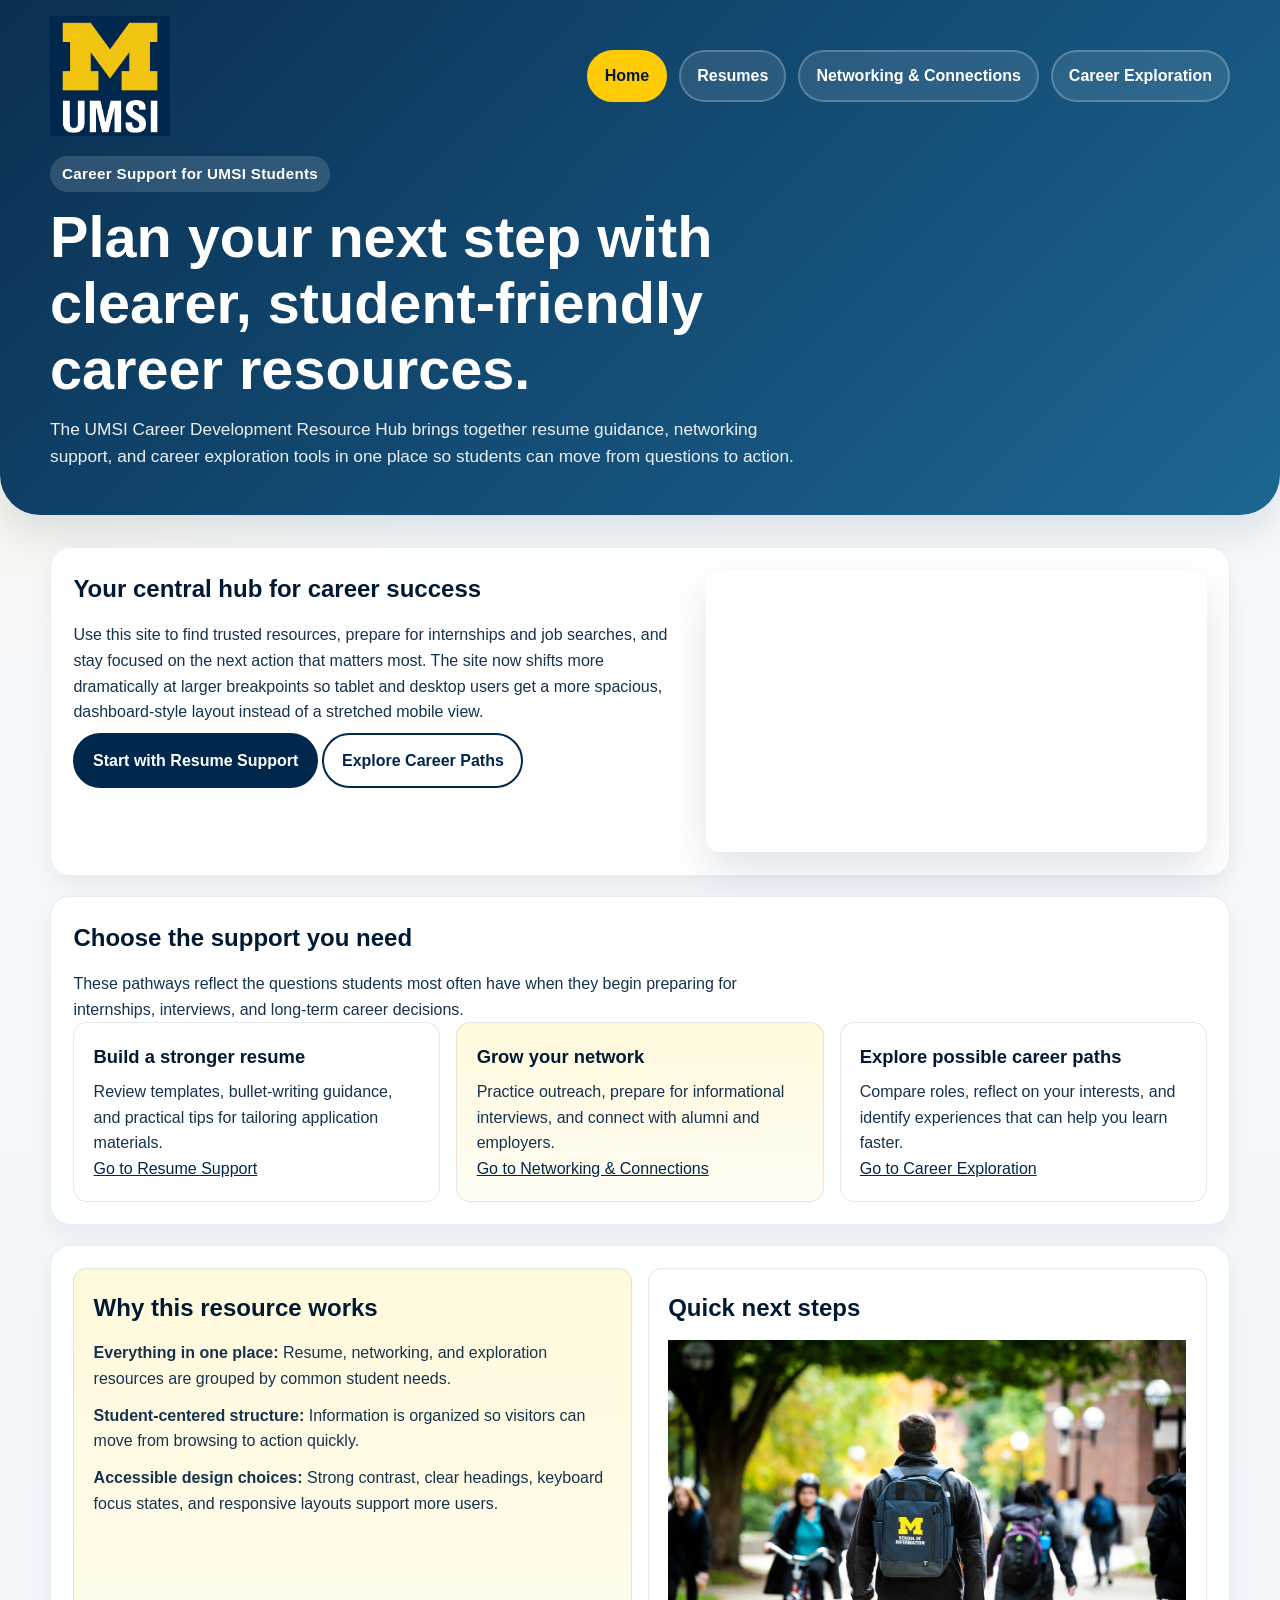
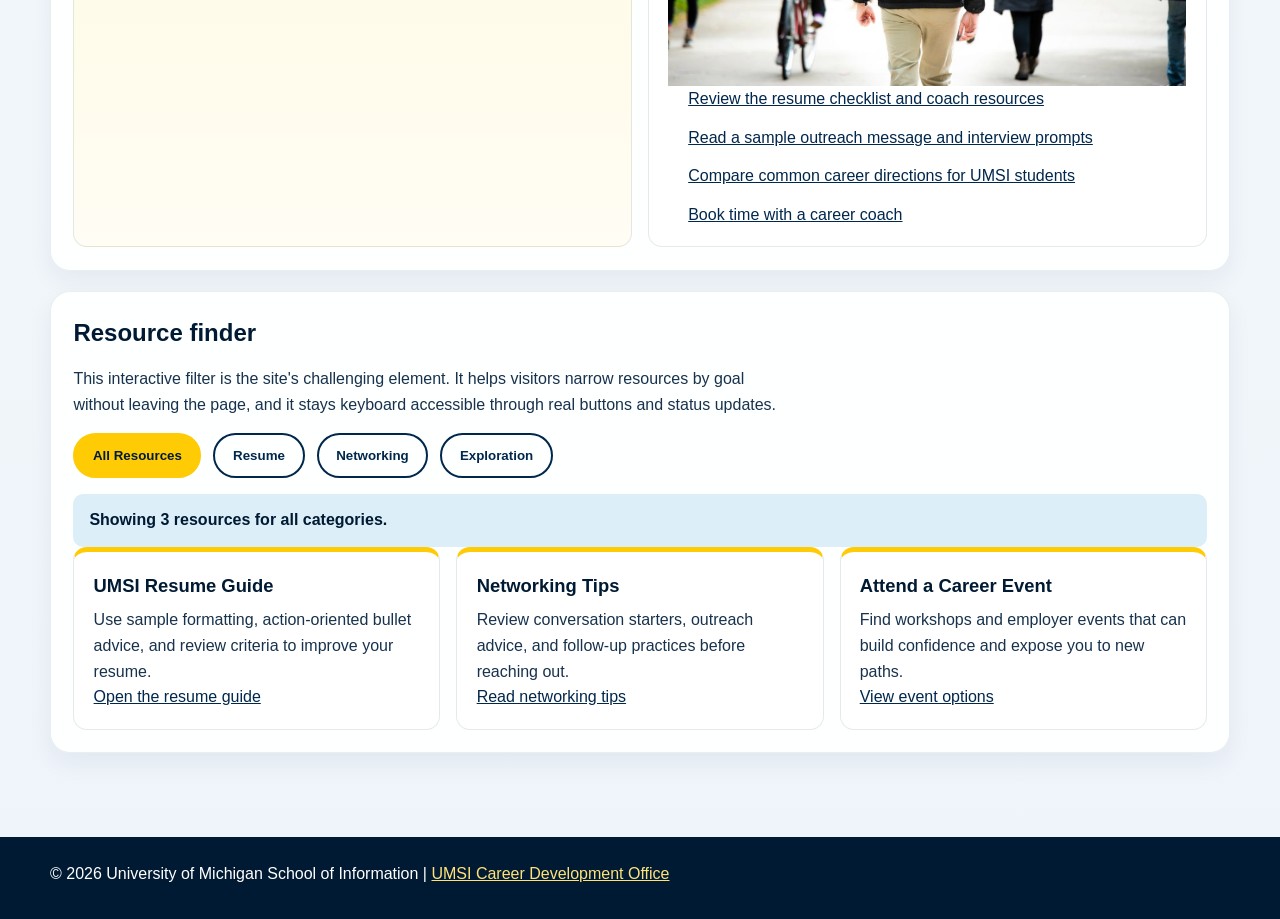
<file: index.html>
<!DOCTYPE html>
<html lang="en">
<head>
<meta charset="UTF-8">
<meta name="viewport" content="width=device-width, initial-scale=1.0">
<title>UMSI Career Development Resource Hub</title>

<link rel="stylesheet" href="css/html5reset.css">
<link rel="stylesheet" href="css/style.css">
</head>

<body>

<a href="#main" class="skip">Skip to Main Content</a>

<div class="site-header">
<header>
<div class="header-top">
<img class="brand-mark" src="images/UMSI_signature_vertical_informal_solidblue.jpg" alt="University of Michigan School of Information logo">

<nav aria-label="Main navigation">
<ul>
<li><a href="index.html" aria-current="page">Home</a></li>
<li><a href="resume.html">Resumes</a></li>
<li><a href="networking.html">Networking &amp; Connections</a></li>
<li><a href="career_exploration.html">Career Exploration</a></li>
</ul>
</nav>
</div>

<section class="hero">
<div class="eyebrow">Career Support for UMSI Students</div>
<div class="hero-copy">
<h1>Plan your next step with clearer, student-friendly career resources.</h1>
<p>
The UMSI Career Development Resource Hub brings together resume guidance, networking support,
and career exploration tools in one place so students can move from questions to action.
</p>
</div>
</section>
</header>
</div>

<main id="main" tabindex="-1">

<section class="hero-panel">
<div class="section-heading">
<h2>Your central hub for career success</h2>
<p class="page-lead">
Use this site to find trusted resources, prepare for internships and job searches, and stay focused
on the next action that matters most. The site now shifts more dramatically at larger breakpoints so
tablet and desktop users get a more spacious, dashboard-style layout instead of a stretched mobile view.
</p>
<a class="button-link" href="resume.html">Start with Resume Support</a>
<a class="button-link secondary" href="career_exploration.html">Explore Career Paths</a>
</div>

<div class="video-container">
<iframe
src="https://www.youtube.com/embed/GSjGeDYJ5Nk"
title="UMSI career development introduction video"
allow="accelerometer; autoplay; clipboard-write; encrypted-media; gyroscope; picture-in-picture; web-share"
referrerpolicy="strict-origin-when-cross-origin"
allowfullscreen>
</iframe>
</div>
</section>

<section>
<div class="section-heading">
<h2>Choose the support you need</h2>
<p>
These pathways reflect the questions students most often have when they begin preparing for
internships, interviews, and long-term career decisions.
</p>
</div>

<div class="quick-links">
<article class="feature-card">
<h3>Build a stronger resume</h3>
<p>Review templates, bullet-writing guidance, and practical tips for tailoring application materials.</p>
<a href="resume.html">Go to Resume Support</a>
</article>

<article class="feature-card accent">
<h3>Grow your network</h3>
<p>Practice outreach, prepare for informational interviews, and connect with alumni and employers.</p>
<a href="networking.html">Go to Networking &amp; Connections</a>
</article>

<article class="feature-card">
<h3>Explore possible career paths</h3>
<p>Compare roles, reflect on your interests, and identify experiences that can help you learn faster.</p>
<a href="career_exploration.html">Go to Career Exploration</a>
</article>
</div>
</section>

<section class="two-column-grid">
<article class="callout-card">
<h2>Why this resource works</h2>
<ul class="list-plain">
<li><strong>Everything in one place:</strong> Resume, networking, and exploration resources are grouped by common student needs.</li>
<li><strong>Student-centered structure:</strong> Information is organized so visitors can move from browsing to action quickly.</li>
<li><strong>Accessible design choices:</strong> Strong contrast, clear headings, keyboard focus states, and responsive layouts support more users.</li>
</ul>
</article>

<article class="feature-card">
<h2>Quick next steps</h2>
<img src="images/UMSI_CampusFall_UMSIBackpack_02.jpg" alt="UMSI student walking across campus with a backpack">
<ul class="link-list">
<li><a href="resume.html">Review the resume checklist and coach resources</a></li>
<li><a href="networking.html">Read a sample outreach message and interview prompts</a></li>
<li><a href="career_exploration.html">Compare common career directions for UMSI students</a></li>
<li><a href="https://umich.instructure.com/courses/137916/pages/talk-to-a-career-coach" target="_blank" rel="noopener">Book time with a career coach</a></li>
</ul>
</article>
</section>

<section>
<div class="section-heading">
<h2>Resource finder</h2>
<p>
This interactive filter is the site's challenging element. It helps visitors narrow resources by goal
without leaving the page, and it stays keyboard accessible through real buttons and status updates.
</p>
</div>

<div class="filter-bar" aria-label="Filter resources by topic">
<button class="filter-button" type="button" data-filter="all" aria-pressed="true">All Resources</button>
<button class="filter-button secondary" type="button" data-filter="resume" aria-pressed="false">Resume</button>
<button class="filter-button secondary" type="button" data-filter="networking" aria-pressed="false">Networking</button>
<button class="filter-button secondary" type="button" data-filter="exploration" aria-pressed="false">Exploration</button>
</div>

<p class="resource-status" data-filter-status aria-live="polite">Showing all resources.</p>

<div class="resource-grid">
<article class="resource-card" data-category="resume">
<h3>UMSI Resume Guide</h3>
<p>Use sample formatting, action-oriented bullet advice, and review criteria to improve your resume.</p>
<a href="https://docs.google.com/document/d/1_1GfDJyVGIgE82MZjVhuWT_aB_2Hcj1NN62FUCXoR_o/edit" target="_blank" rel="noopener">Open the resume guide</a>
</article>

<article class="resource-card" data-category="networking">
<h3>Networking Tips</h3>
<p>Review conversation starters, outreach advice, and follow-up practices before reaching out.</p>
<a href="https://docs.google.com/document/d/18HMt79BU8ovGf9z7_P7No5tuwUS6qHNW5u0sgrepLtE/edit" target="_blank" rel="noopener">Read networking tips</a>
</article>

<article class="resource-card" data-category="exploration">
<h3>Attend a Career Event</h3>
<p>Find workshops and employer events that can build confidence and expose you to new paths.</p>
<a href="https://umich.instructure.com/courses/137916/pages/attend-an-event" target="_blank" rel="noopener">View event options</a>
</article>
</div>
</section>

</main>

<footer class="site-footer">
<div class="footer-inner">
<p>
&copy; <span class="current-year"></span> University of Michigan School of Information |
<a href="https://umich.instructure.com/courses/137916" target="_blank" rel="noopener">
UMSI Career Development Office
</a>
</p>
</div>
</footer>

<script src="js/script.js"></script>
</body>
</html>
</file>
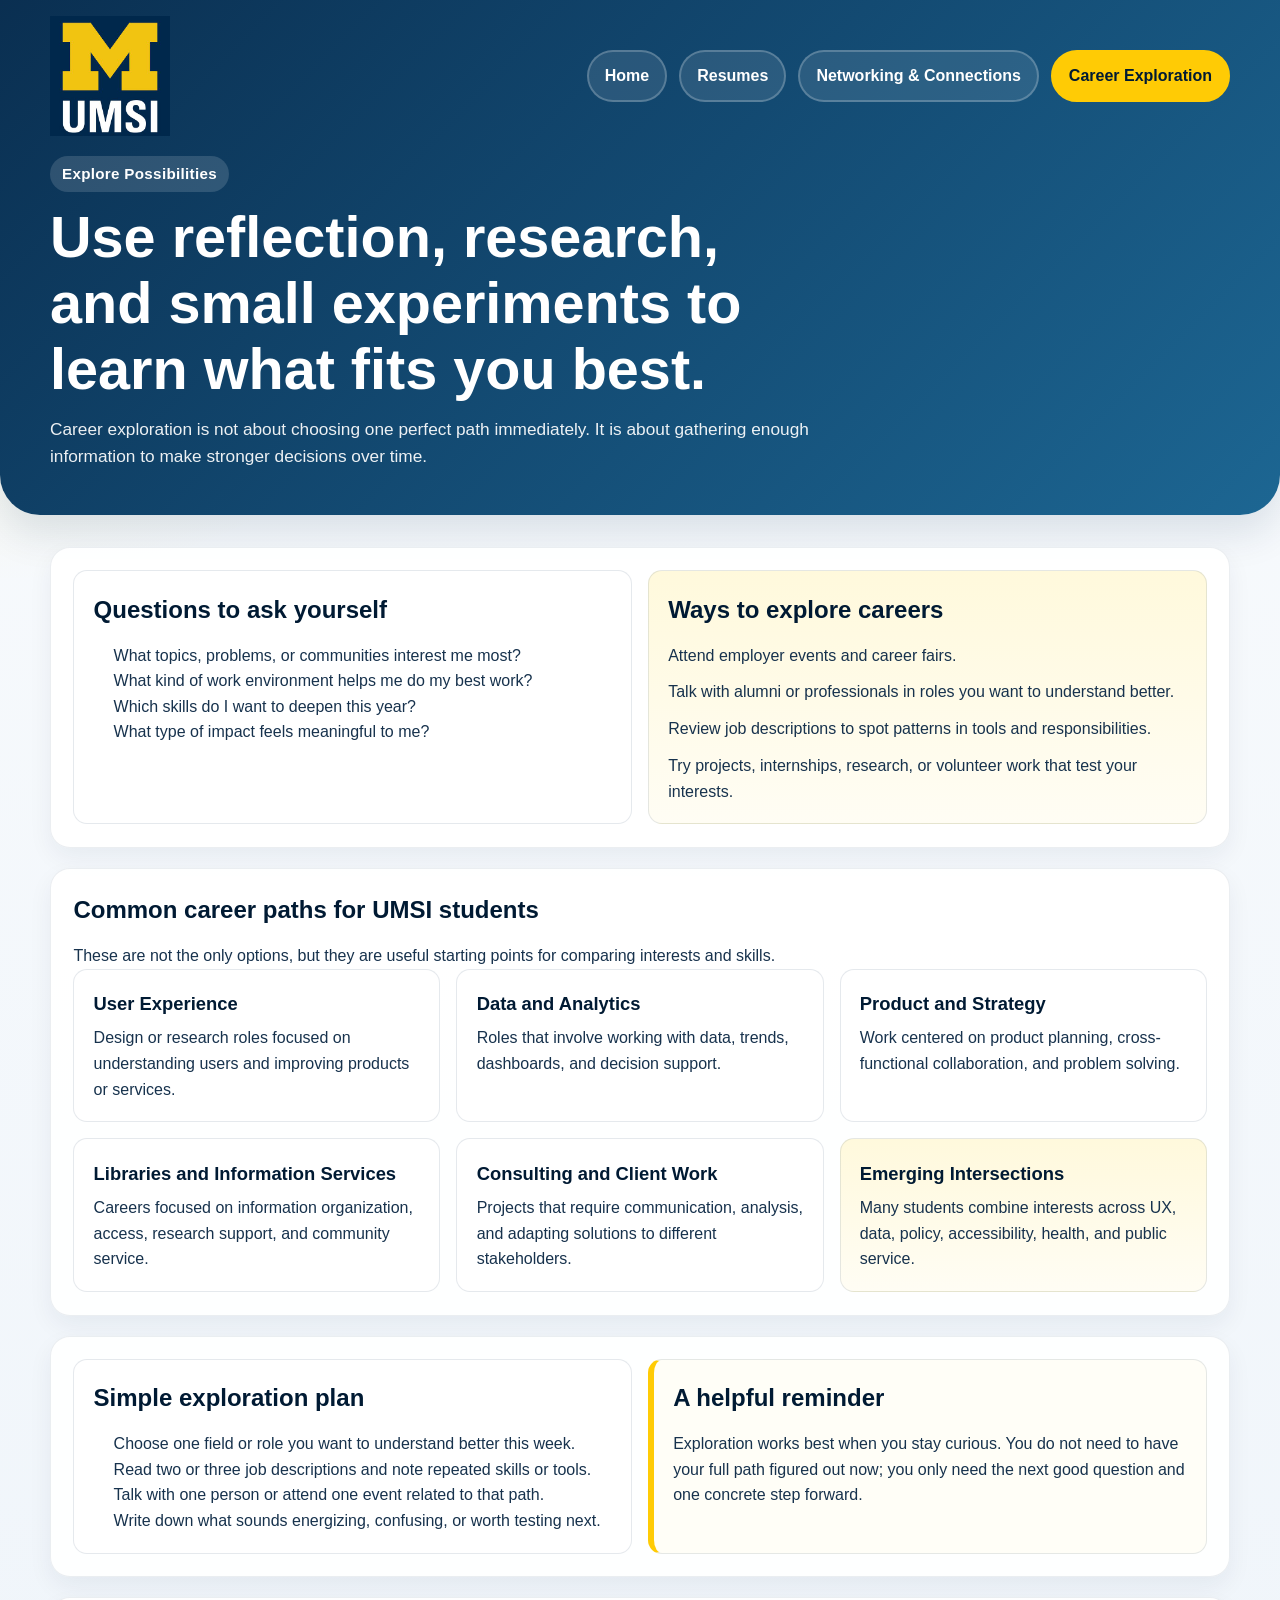
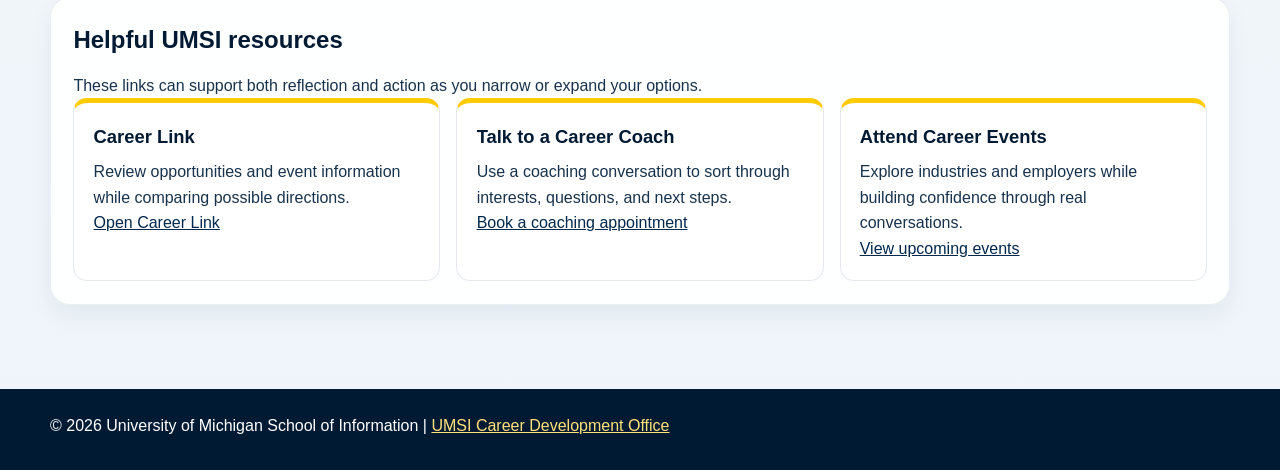
<file: career_exploration.html>
<!DOCTYPE html>
<html lang="en">
<head>
<meta charset="UTF-8">
<meta name="viewport" content="width=device-width, initial-scale=1.0">
<title>Career Exploration</title>

<link rel="stylesheet" href="css/html5reset.css">
<link rel="stylesheet" href="css/style.css">
</head>

<body>

<a href="#main" class="skip">Skip to Main Content</a>

<div class="site-header">
<header>
<div class="header-top">
<img class="brand-mark" src="images/UMSI_signature_vertical_informal_solidblue.jpg" alt="University of Michigan School of Information logo">

<nav aria-label="Main navigation">
<ul>
<li><a href="index.html">Home</a></li>
<li><a href="resume.html">Resumes</a></li>
<li><a href="networking.html">Networking &amp; Connections</a></li>
<li><a href="career_exploration.html" aria-current="page">Career Exploration</a></li>
</ul>
</nav>
</div>

<section class="hero">
<div class="eyebrow">Explore Possibilities</div>
<div class="hero-copy">
<h1>Use reflection, research, and small experiments to learn what fits you best.</h1>
<p>
Career exploration is not about choosing one perfect path immediately. It is about gathering enough
information to make stronger decisions over time.
</p>
</div>
</section>
</header>
</div>

<main id="main" tabindex="-1">

<section class="two-column-grid">
<article class="feature-card">
<h2>Questions to ask yourself</h2>
<ul>
<li>What topics, problems, or communities interest me most?</li>
<li>What kind of work environment helps me do my best work?</li>
<li>Which skills do I want to deepen this year?</li>
<li>What type of impact feels meaningful to me?</li>
</ul>
</article>

<article class="callout-card">
<h2>Ways to explore careers</h2>
<ul class="list-plain">
<li>Attend employer events and career fairs.</li>
<li>Talk with alumni or professionals in roles you want to understand better.</li>
<li>Review job descriptions to spot patterns in tools and responsibilities.</li>
<li>Try projects, internships, research, or volunteer work that test your interests.</li>
</ul>
</article>
</section>

<section>
<div class="section-heading">
<h2>Common career paths for UMSI students</h2>
<p>These are not the only options, but they are useful starting points for comparing interests and skills.</p>
</div>

<div class="card-grid">
<article class="feature-card">
<h3>User Experience</h3>
<p>Design or research roles focused on understanding users and improving products or services.</p>
</article>

<article class="feature-card">
<h3>Data and Analytics</h3>
<p>Roles that involve working with data, trends, dashboards, and decision support.</p>
</article>

<article class="feature-card">
<h3>Product and Strategy</h3>
<p>Work centered on product planning, cross-functional collaboration, and problem solving.</p>
</article>

<article class="feature-card">
<h3>Libraries and Information Services</h3>
<p>Careers focused on information organization, access, research support, and community service.</p>
</article>

<article class="feature-card">
<h3>Consulting and Client Work</h3>
<p>Projects that require communication, analysis, and adapting solutions to different stakeholders.</p>
</article>

<article class="feature-card accent">
<h3>Emerging Intersections</h3>
<p>Many students combine interests across UX, data, policy, accessibility, health, and public service.</p>
</article>
</div>
</section>

<section class="two-column-grid">
<article class="timeline-card">
<h2>Simple exploration plan</h2>
<ol>
<li>Choose one field or role you want to understand better this week.</li>
<li>Read two or three job descriptions and note repeated skills or tools.</li>
<li>Talk with one person or attend one event related to that path.</li>
<li>Write down what sounds energizing, confusing, or worth testing next.</li>
</ol>
</article>

<article class="quote-card">
<h2>A helpful reminder</h2>
<p>
Exploration works best when you stay curious. You do not need to have your full path figured out now;
you only need the next good question and one concrete step forward.
</p>
</article>
</section>

<section>
<div class="section-heading">
<h2>Helpful UMSI resources</h2>
<p>These links can support both reflection and action as you narrow or expand your options.</p>
</div>

<div class="resource-grid">
<article class="resource-card">
<h3>Career Link</h3>
<p>Review opportunities and event information while comparing possible directions.</p>
<a href="https://si-umich.12twenty.com/Login" target="_blank" rel="noopener">Open Career Link</a>
</article>

<article class="resource-card">
<h3>Talk to a Career Coach</h3>
<p>Use a coaching conversation to sort through interests, questions, and next steps.</p>
<a href="https://umich.instructure.com/courses/137916/pages/talk-to-a-career-coach" target="_blank" rel="noopener">Book a coaching appointment</a>
</article>

<article class="resource-card">
<h3>Attend Career Events</h3>
<p>Explore industries and employers while building confidence through real conversations.</p>
<a href="https://umich.instructure.com/courses/137916/pages/attend-an-event" target="_blank" rel="noopener">View upcoming events</a>
</article>
</div>
</section>

</main>

<footer class="site-footer">
<div class="footer-inner">
<p>
&copy; <span class="current-year"></span> University of Michigan School of Information |
<a href="https://umich.instructure.com/courses/137916" target="_blank" rel="noopener">
UMSI Career Development Office
</a>
</p>
</div>
</footer>

<script src="js/script.js"></script>
</body>
</html>
</file>
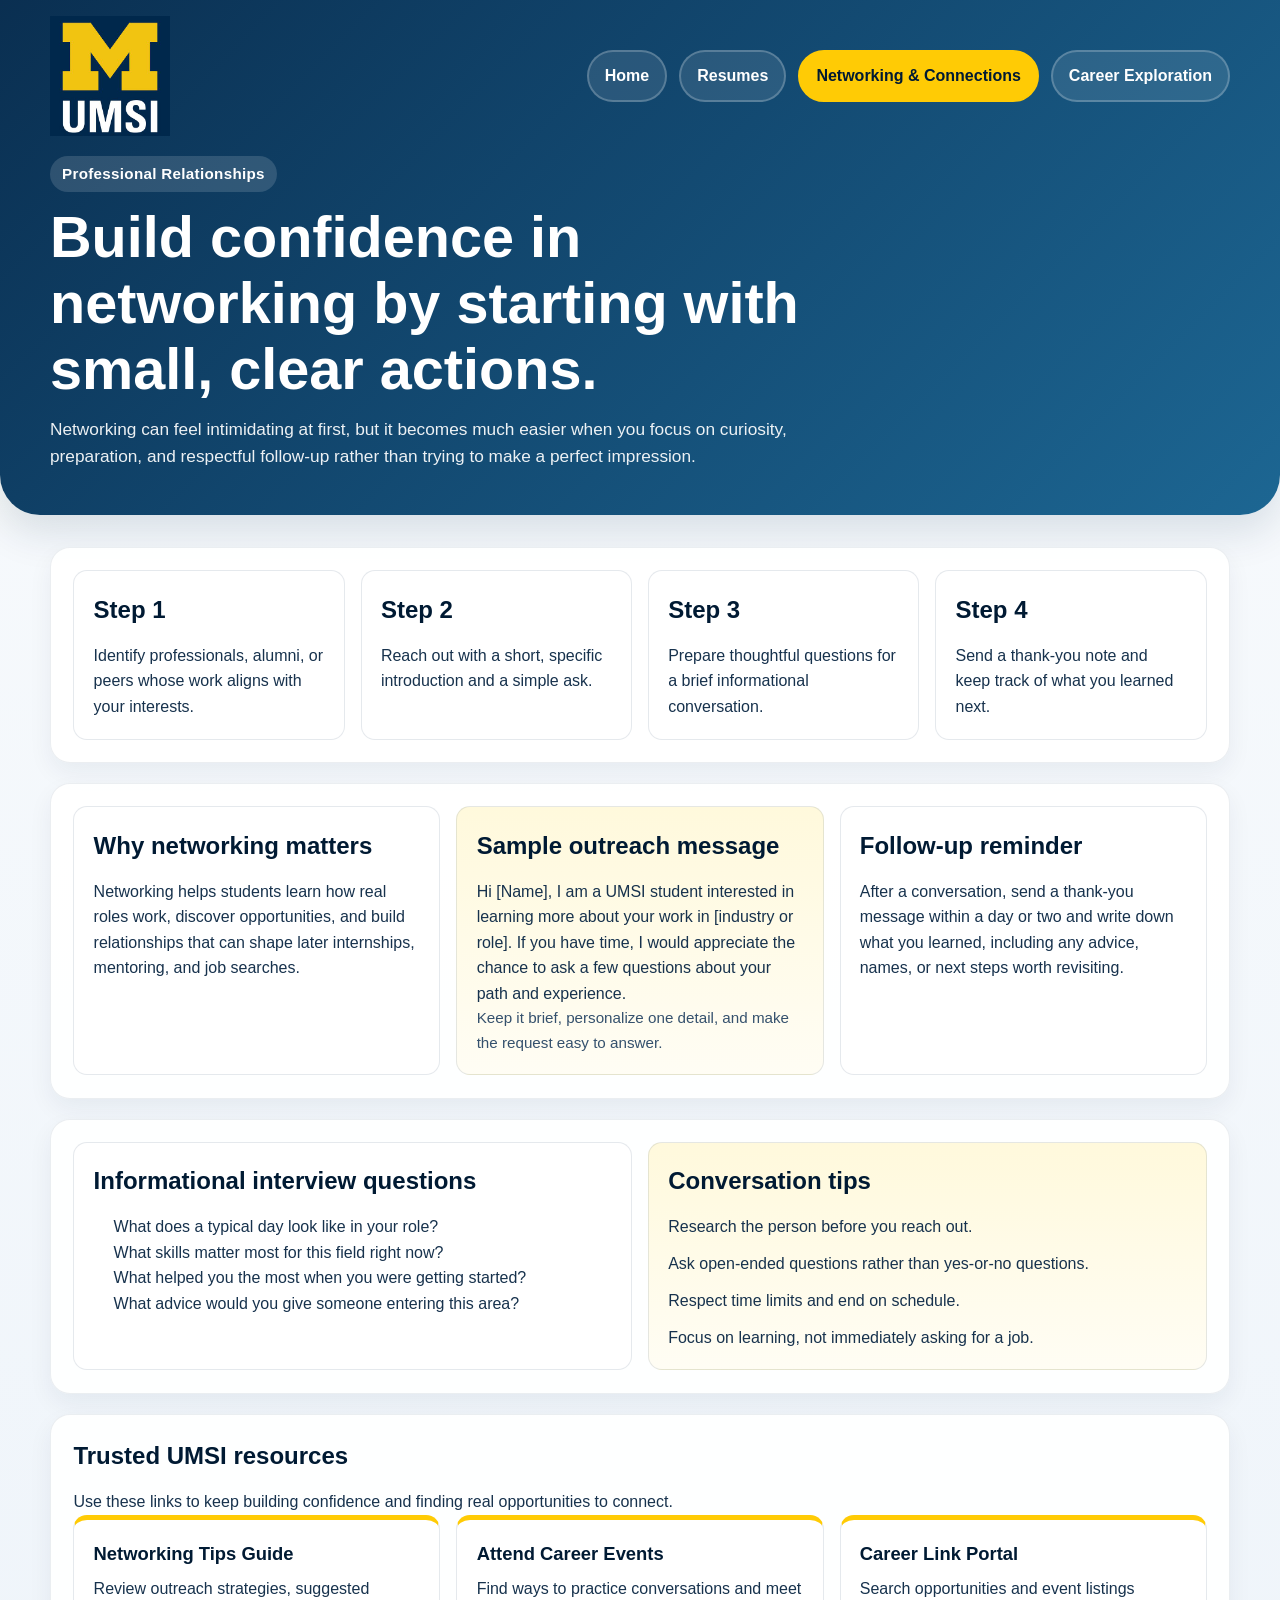
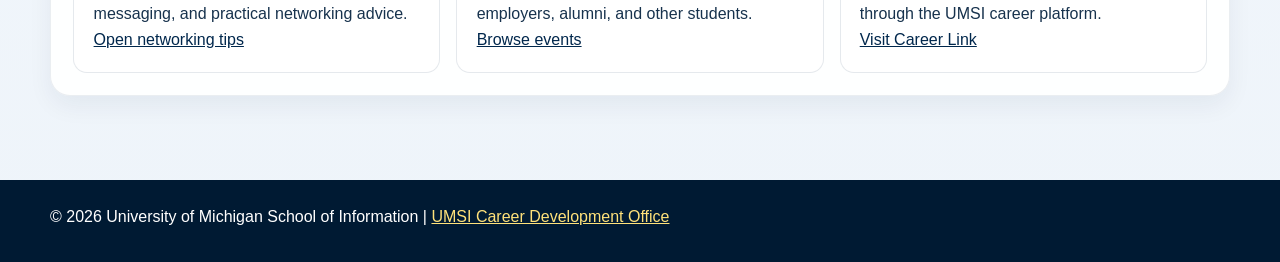
<file: networking.html>
<!DOCTYPE html>
<html lang="en">
<head>
<meta charset="UTF-8">
<meta name="viewport" content="width=device-width, initial-scale=1.0">
<title>Networking &amp; Connections</title>

<link rel="stylesheet" href="css/html5reset.css">
<link rel="stylesheet" href="css/style.css">
</head>

<body>

<a href="#main" class="skip">Skip to Main Content</a>

<div class="site-header">
<header>
<div class="header-top">
<img class="brand-mark" src="images/UMSI_signature_vertical_informal_solidblue.jpg" alt="University of Michigan School of Information logo">

<nav aria-label="Main navigation">
<ul>
<li><a href="index.html">Home</a></li>
<li><a href="resume.html">Resumes</a></li>
<li><a href="networking.html" aria-current="page">Networking &amp; Connections</a></li>
<li><a href="career_exploration.html">Career Exploration</a></li>
</ul>
</nav>
</div>

<section class="hero">
<div class="eyebrow">Professional Relationships</div>
<div class="hero-copy">
<h1>Build confidence in networking by starting with small, clear actions.</h1>
<p>
Networking can feel intimidating at first, but it becomes much easier when you focus on curiosity,
preparation, and respectful follow-up rather than trying to make a perfect impression.
</p>
</div>
</section>
</header>
</div>

<main id="main" tabindex="-1">

<section class="stats-grid">
<article class="stat-card">
<h2>Step 1</h2>
<p>Identify professionals, alumni, or peers whose work aligns with your interests.</p>
</article>

<article class="stat-card">
<h2>Step 2</h2>
<p>Reach out with a short, specific introduction and a simple ask.</p>
</article>

<article class="stat-card">
<h2>Step 3</h2>
<p>Prepare thoughtful questions for a brief informational conversation.</p>
</article>

<article class="stat-card">
<h2>Step 4</h2>
<p>Send a thank-you note and keep track of what you learned next.</p>
</article>
</section>

<section class="card-grid">
<article class="feature-card">
<h2>Why networking matters</h2>
<p>
Networking helps students learn how real roles work, discover opportunities, and build relationships
that can shape later internships, mentoring, and job searches.
</p>
</article>

<article class="feature-card accent">
<h2>Sample outreach message</h2>
<p>
Hi [Name], I am a UMSI student interested in learning more about your work in [industry or role].
If you have time, I would appreciate the chance to ask a few questions about your path and experience.
</p>
<p class="inline-note">Keep it brief, personalize one detail, and make the request easy to answer.</p>
</article>

<article class="feature-card">
<h2>Follow-up reminder</h2>
<p>
After a conversation, send a thank-you message within a day or two and write down what you learned,
including any advice, names, or next steps worth revisiting.
</p>
</article>
</section>

<section class="two-column-grid">
<article class="timeline-card">
<h2>Informational interview questions</h2>
<ul>
<li>What does a typical day look like in your role?</li>
<li>What skills matter most for this field right now?</li>
<li>What helped you the most when you were getting started?</li>
<li>What advice would you give someone entering this area?</li>
</ul>
</article>

<article class="callout-card">
<h2>Conversation tips</h2>
<ul class="list-plain">
<li>Research the person before you reach out.</li>
<li>Ask open-ended questions rather than yes-or-no questions.</li>
<li>Respect time limits and end on schedule.</li>
<li>Focus on learning, not immediately asking for a job.</li>
</ul>
</article>
</section>

<section>
<div class="section-heading">
<h2>Trusted UMSI resources</h2>
<p>Use these links to keep building confidence and finding real opportunities to connect.</p>
</div>

<div class="resource-grid">
<article class="resource-card">
<h3>Networking Tips Guide</h3>
<p>Review outreach strategies, suggested messaging, and practical networking advice.</p>
<a href="https://docs.google.com/document/d/18HMt79BU8ovGf9z7_P7No5tuwUS6qHNW5u0sgrepLtE/edit" target="_blank" rel="noopener">Open networking tips</a>
</article>

<article class="resource-card">
<h3>Attend Career Events</h3>
<p>Find ways to practice conversations and meet employers, alumni, and other students.</p>
<a href="https://umich.instructure.com/courses/137916/pages/attend-an-event" target="_blank" rel="noopener">Browse events</a>
</article>

<article class="resource-card">
<h3>Career Link Portal</h3>
<p>Search opportunities and event listings through the UMSI career platform.</p>
<a href="https://si-umich.12twenty.com/Login" target="_blank" rel="noopener">Visit Career Link</a>
</article>
</div>
</section>

</main>

<footer class="site-footer">
<div class="footer-inner">
<p>
&copy; <span class="current-year"></span> University of Michigan School of Information |
<a href="https://umich.instructure.com/courses/137916" target="_blank" rel="noopener">
UMSI Career Development Office
</a>
</p>
</div>
</footer>

<script src="js/script.js"></script>
</body>
</html>
</file>
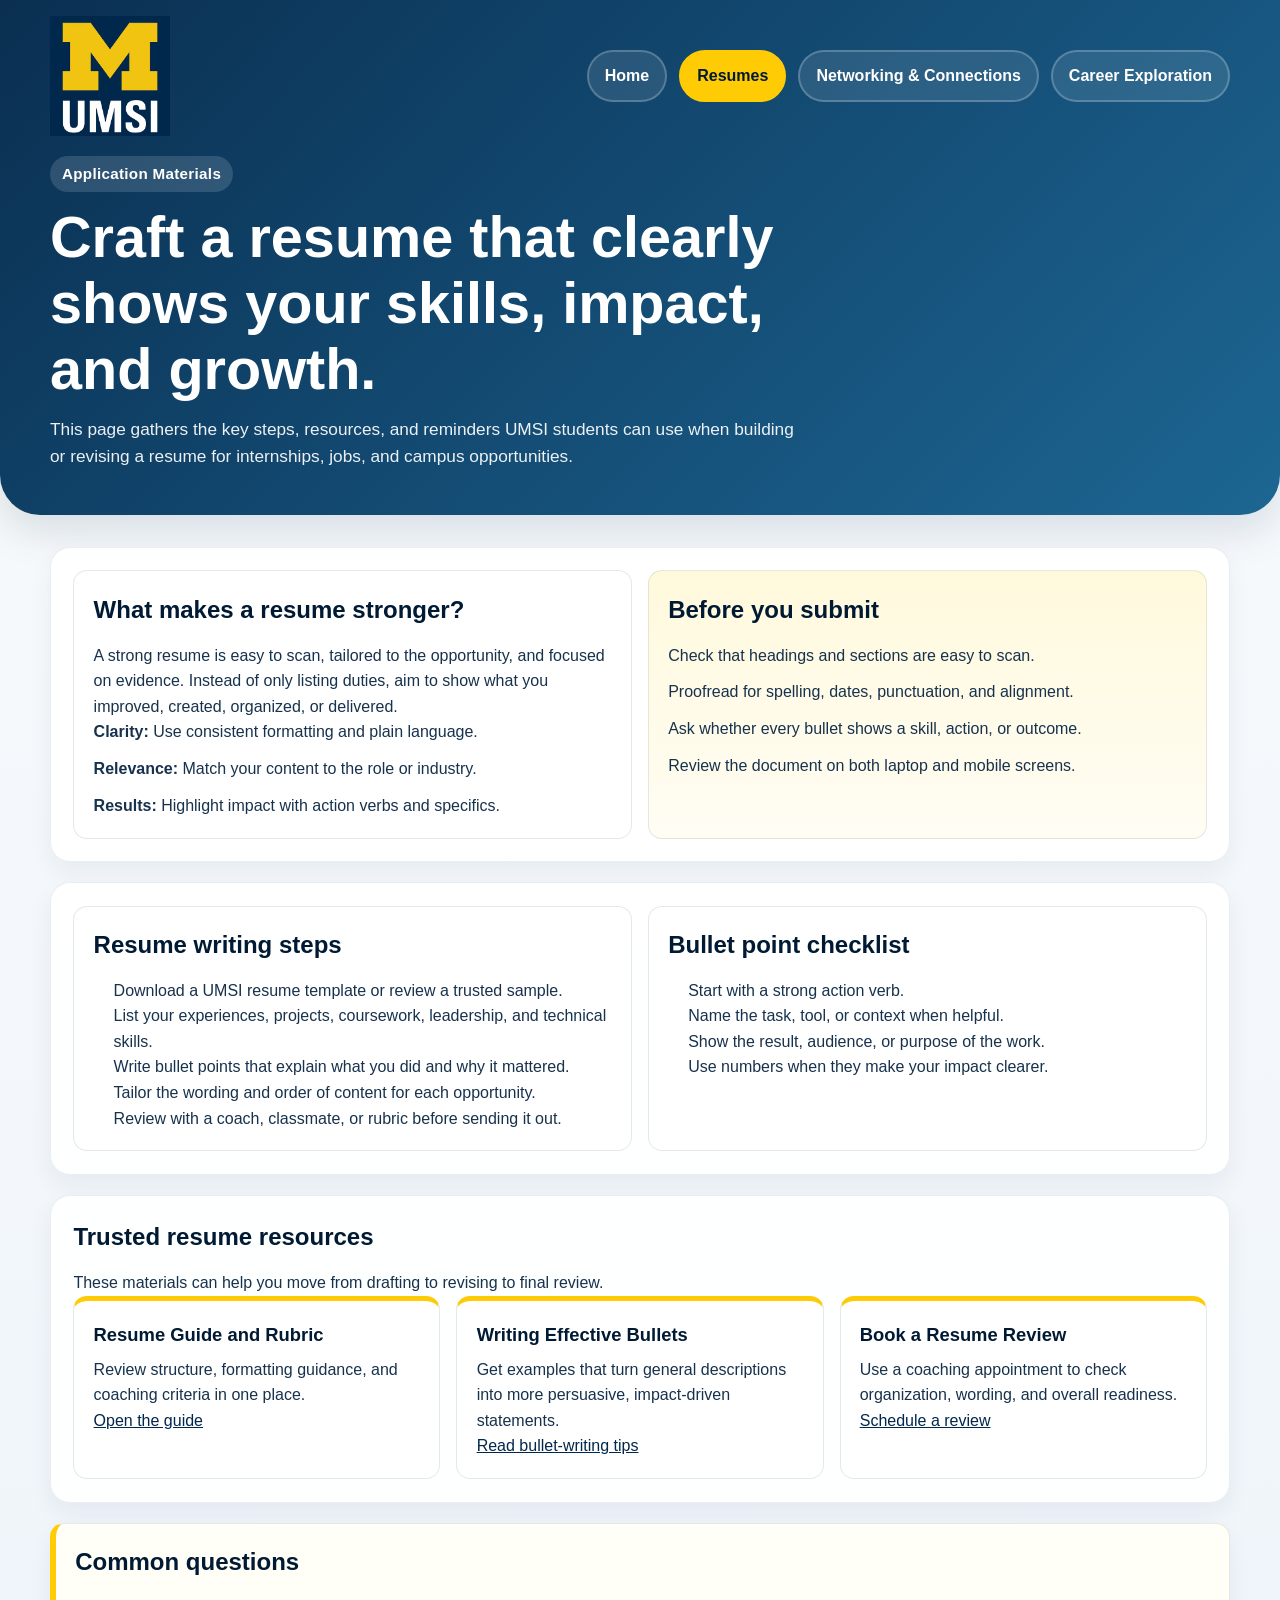
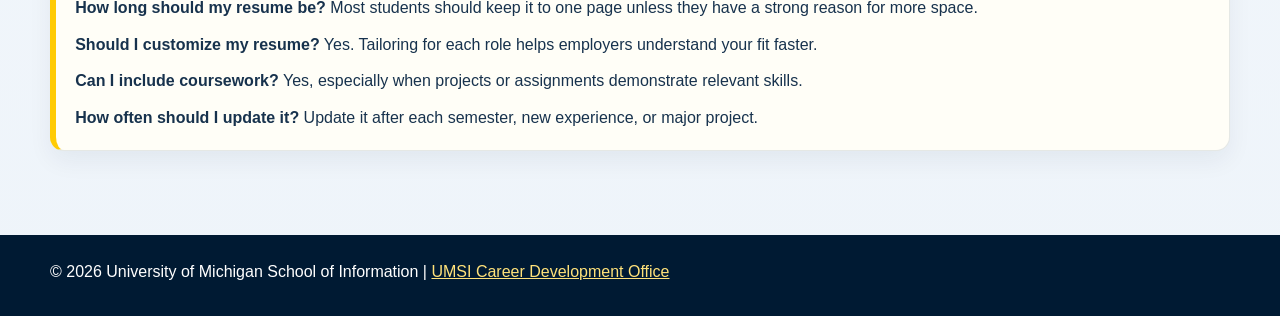
<file: resume.html>
<!DOCTYPE html>
<html lang="en">
<head>
<meta charset="UTF-8">
<meta name="viewport" content="width=device-width, initial-scale=1.0">
<title>Resume Support</title>

<link rel="stylesheet" href="css/html5reset.css">
<link rel="stylesheet" href="css/style.css">
</head>

<body>

<a href="#main" class="skip">Skip to Main Content</a>

<div class="site-header">
<header>
<div class="header-top">
<img class="brand-mark" src="images/UMSI_signature_vertical_informal_solidblue.jpg" alt="University of Michigan School of Information logo">

<nav aria-label="Main navigation">
<ul>
<li><a href="index.html">Home</a></li>
<li><a href="resume.html" aria-current="page">Resumes</a></li>
<li><a href="networking.html">Networking &amp; Connections</a></li>
<li><a href="career_exploration.html">Career Exploration</a></li>
</ul>
</nav>
</div>

<section class="hero">
<div class="eyebrow">Application Materials</div>
<div class="hero-copy">
<h1>Craft a resume that clearly shows your skills, impact, and growth.</h1>
<p>
This page gathers the key steps, resources, and reminders UMSI students can use when building
or revising a resume for internships, jobs, and campus opportunities.
</p>
</div>
</section>
</header>
</div>

<main id="main" tabindex="-1">

<section class="two-column-grid">
<article class="feature-card">
<h2>What makes a resume stronger?</h2>
<p>
A strong resume is easy to scan, tailored to the opportunity, and focused on evidence. Instead of
only listing duties, aim to show what you improved, created, organized, or delivered.
</p>
<ul class="list-plain">
<li><strong>Clarity:</strong> Use consistent formatting and plain language.</li>
<li><strong>Relevance:</strong> Match your content to the role or industry.</li>
<li><strong>Results:</strong> Highlight impact with action verbs and specifics.</li>
</ul>
</article>

<article class="callout-card">
<h2>Before you submit</h2>
<ul class="list-plain">
<li>Check that headings and sections are easy to scan.</li>
<li>Proofread for spelling, dates, punctuation, and alignment.</li>
<li>Ask whether every bullet shows a skill, action, or outcome.</li>
<li>Review the document on both laptop and mobile screens.</li>
</ul>
</article>
</section>

<section class="resume-grid">
<article class="timeline-card">
<h2>Resume writing steps</h2>
<ol>
<li>Download a UMSI resume template or review a trusted sample.</li>
<li>List your experiences, projects, coursework, leadership, and technical skills.</li>
<li>Write bullet points that explain what you did and why it mattered.</li>
<li>Tailor the wording and order of content for each opportunity.</li>
<li>Review with a coach, classmate, or rubric before sending it out.</li>
</ol>
</article>

<article class="timeline-card">
<h2>Bullet point checklist</h2>
<ul>
<li>Start with a strong action verb.</li>
<li>Name the task, tool, or context when helpful.</li>
<li>Show the result, audience, or purpose of the work.</li>
<li>Use numbers when they make your impact clearer.</li>
</ul>
</article>
</section>

<section>
<div class="section-heading">
<h2>Trusted resume resources</h2>
<p>These materials can help you move from drafting to revising to final review.</p>
</div>

<div class="resource-grid">
<article class="resource-card">
<h3>Resume Guide and Rubric</h3>
<p>Review structure, formatting guidance, and coaching criteria in one place.</p>
<a href="https://docs.google.com/document/d/1_1GfDJyVGIgE82MZjVhuWT_aB_2Hcj1NN62FUCXoR_o/edit" target="_blank" rel="noopener">Open the guide</a>
</article>

<article class="resource-card">
<h3>Writing Effective Bullets</h3>
<p>Get examples that turn general descriptions into more persuasive, impact-driven statements.</p>
<a href="https://docs.google.com/document/d/1-EVZYH_Fic4mfLVGOXyHTSeRwBWmmi2WHSgGDLGGPEs/edit" target="_blank" rel="noopener">Read bullet-writing tips</a>
</article>

<article class="resource-card">
<h3>Book a Resume Review</h3>
<p>Use a coaching appointment to check organization, wording, and overall readiness.</p>
<a href="https://umich.instructure.com/courses/137916/pages/talk-to-a-career-coach" target="_blank" rel="noopener">Schedule a review</a>
</article>
</div>
</section>

<section class="quote-card">
<h2>Common questions</h2>
<ul class="list-plain">
<li><strong>How long should my resume be?</strong> Most students should keep it to one page unless they have a strong reason for more space.</li>
<li><strong>Should I customize my resume?</strong> Yes. Tailoring for each role helps employers understand your fit faster.</li>
<li><strong>Can I include coursework?</strong> Yes, especially when projects or assignments demonstrate relevant skills.</li>
<li><strong>How often should I update it?</strong> Update it after each semester, new experience, or major project.</li>
</ul>
</section>

</main>

<footer class="site-footer">
<div class="footer-inner">
<p>
&copy; <span class="current-year"></span> University of Michigan School of Information |
<a href="https://umich.instructure.com/courses/137916" target="_blank" rel="noopener">
UMSI Career Development Office
</a>
</p>
</div>
</footer>

<script src="js/script.js"></script>
</body>
</html>
</file>
<file: css/style.css>
:root {
    --navy: #00274c;
    --navy-deep: #001a33;
    --blue: #0f5d8c;
    --blue-soft: #dceef7;
    --maize: #ffcb05;
    --maize-soft: #ffe27a;
    --surface: #ffffff;
    --surface-muted: #e9eef4;
    --text: #17324d;
    --shadow: 0 18px 40px rgba(0, 39, 76, 0.12);
    --radius-lg: 20px;
    --radius-md: 14px;
    --radius-sm: 10px;
    --content-width: 1180px;
}

html {
    scroll-behavior: smooth;
}

body {
    font-family: Arial, Helvetica, sans-serif;
    line-height: 1.6;
    margin: 0;
    color: var(--text);
    background:
        radial-gradient(circle at top left, rgba(255, 203, 5, 0.2), transparent 24%),
        linear-gradient(180deg, #f9fbfd 0%, #eef4fa 100%);
}

img {
    max-width: 100%;
    height: auto;
    display: block;
}

iframe {
    width: 100%;
    max-width: 100%;
    border: 0;
}

a {
    color: var(--navy);
}

a:hover,
a:focus {
    text-decoration: underline;
}

a:focus,
button:focus,
summary:focus,
input:focus {
    outline: 3px solid var(--maize);
    outline-offset: 3px;
}

.skip {
    position: absolute;
    top: 1rem;
    left: 1rem;
    background: var(--maize);
    color: #000000;
    padding: 0.8rem 1rem;
    z-index: 1000;
    text-decoration: none;
    font-weight: bold;
    border: 2px solid #000000;
    border-radius: var(--radius-sm);
    transform: translateY(-200%);
}

.skip:focus {
    transform: translateY(0);
}

header {
    max-width: var(--content-width);
    margin: 0 auto;
    padding: 1rem 1rem 0;
}

.site-header {
    background: linear-gradient(135deg, rgba(0, 39, 76, 0.96), rgba(15, 93, 140, 0.94));
    color: #ffffff;
    border-radius: 0 0 28px 28px;
    box-shadow: var(--shadow);
}

.header-top {
    display: flex;
    align-items: center;
    justify-content: center;
    gap: 1rem;
    flex-wrap: wrap;
    margin-bottom: 1.25rem;
}

.brand-mark {
    width: 120px;
}

.eyebrow {
    display: inline-block;
    margin: 0 0 0.75rem;
    padding: 0.35rem 0.75rem;
    border-radius: 999px;
    background-color: rgba(255, 255, 255, 0.14);
    color: #ffffff;
    font-size: 0.95rem;
    font-weight: bold;
    letter-spacing: 0.02em;
}

.hero {
    padding: 0 0 2rem;
    background: transparent;
    border: 0;
    box-shadow: none;
    margin-bottom: 0;
}

.hero-copy {
    max-width: 760px;
}

.hero h1 {
    font-size: clamp(2rem, 5vw, 3.6rem);
    line-height: 1.15;
    margin: 0 0 0.85rem;
}

.hero p {
    margin: 0;
    font-size: 1.08rem;
    color: rgba(255, 255, 255, 0.92);
}

nav {
    width: 100%;
}

nav ul {
    list-style: none;
    padding: 0;
    margin: 0;
    display: flex;
    flex-wrap: wrap;
    justify-content: center;
    gap: 0.75rem;
}

nav li {
    margin: 0;
    width: 100%;
}

nav a {
    display: block;
    width: 100%;
    box-sizing: border-box;
    text-decoration: none;
    background-color: rgba(255, 255, 255, 0.1);
    color: #ffffff;
    border: 2px solid rgba(255, 255, 255, 0.22);
    border-radius: 999px;
    padding: 0.7rem 1rem;
    text-align: center;
    font-weight: bold;
}

nav a:hover,
nav a:focus {
    background-color: rgba(255, 203, 5, 0.88);
    border-color: var(--maize);
    color: var(--navy-deep);
    text-decoration: none;
}

nav a[aria-current="page"] {
    background-color: var(--maize);
    border-color: var(--maize);
    color: var(--navy-deep);
}

main {
    max-width: var(--content-width);
    margin: 0 auto;
    padding: 1.5rem 1rem 3rem;
}

section {
    background-color: rgba(255, 255, 255, 0.92);
    border: 1px solid rgba(0, 39, 76, 0.08);
    border-radius: var(--radius-lg);
    padding: 1.4rem;
    margin-bottom: 1.25rem;
    box-shadow: 0 10px 24px rgba(0, 39, 76, 0.06);
}

h2 {
    font-size: 1.5rem;
    margin-top: 0;
    margin-bottom: 0.85rem;
    color: var(--navy-deep);
}

h3 {
    font-size: 1.15rem;
    margin-top: 0;
    margin-bottom: 0.6rem;
    color: var(--navy-deep);
}

p,
li {
    font-size: 1rem;
}

ul,
ol {
    padding-left: 1.25rem;
}

.section-heading {
    max-width: 720px;
}

.section-heading p {
    margin-top: 0;
}

.hero-panel {
    display: grid;
    gap: 1.25rem;
}

.video-container {
    position: relative;
    width: 100%;
    padding-bottom: 56.25%;
    margin: 0;
    overflow: hidden;
    border-radius: var(--radius-md);
    box-shadow: var(--shadow);
}

.video-container iframe {
    position: absolute;
    inset: 0;
    width: 100%;
    height: 100%;
}

.quick-links,
.resource-grid,
.two-column-grid,
.resume-grid,
.card-grid,
.info-grid,
.stats-grid {
    display: grid;
    grid-template-columns: 1fr;
    gap: 1rem;
}

.feature-card,
.resource-card,
.callout-card,
.timeline-card,
.stat-card {
    background-color: var(--surface);
    border: 1px solid rgba(0, 39, 76, 0.1);
    border-radius: var(--radius-md);
    padding: 1.2rem;
}

.feature-card.accent,
.callout-card {
    background: linear-gradient(180deg, #fff9dc 0%, #fffdf4 100%);
}

.resource-card {
    border-top: 5px solid var(--maize);
}

.feature-card h3,
.resource-card h3,
.callout-card h3,
.timeline-card h3,
.stat-card h3 {
    margin-bottom: 0.45rem;
}

.feature-card p,
.resource-card p,
.callout-card p,
.timeline-card p,
.stat-card p {
    margin-top: 0;
}

.list-plain {
    list-style: none;
    padding-left: 0;
    margin: 0;
}

.list-plain li + li {
    margin-top: 0.7rem;
}

.link-list li + li {
    margin-top: 0.8rem;
}

.button-link,
.filter-button {
    display: inline-block;
    margin-top: 0.5rem;
    padding: 0.8rem 1.1rem;
    border-radius: 999px;
    text-decoration: none;
    font-weight: bold;
    background-color: var(--navy);
    color: #ffffff;
    border: 2px solid var(--navy);
    cursor: pointer;
}

.button-link:hover,
.button-link:focus,
.filter-button:hover,
.filter-button:focus {
    background-color: var(--blue);
    border-color: var(--blue);
    text-decoration: none;
}

.button-link.secondary,
.filter-button.secondary {
    background-color: transparent;
    color: var(--navy);
    border: 2px solid var(--navy);
}

.button-link.secondary:hover,
.button-link.secondary:focus,
.filter-button.secondary:hover,
.filter-button.secondary:focus {
    background-color: var(--surface-muted);
    border-color: var(--navy);
}

.filter-bar {
    display: flex;
    flex-wrap: wrap;
    gap: 0.75rem;
    margin-top: 1rem;
}

.filter-button {
    margin-top: 0;
}

.filter-button[aria-pressed="true"] {
    background-color: var(--maize);
    border-color: var(--maize);
    color: var(--navy-deep);
}

.resource-card.is-hidden {
    display: none;
}

.resource-status {
    margin-top: 1rem;
    padding: 0.85rem 1rem;
    border-radius: var(--radius-sm);
    background-color: var(--blue-soft);
    color: var(--navy-deep);
    font-weight: bold;
}

.inline-note {
    font-size: 0.95rem;
    color: #35516d;
}

.page-lead {
    max-width: 760px;
}

.quote-card {
    background-color: #fffef7;
    border: 1px solid rgba(0, 39, 76, 0.1);
    border-left: 6px solid var(--maize);
    border-radius: var(--radius-md);
    padding: 1.2rem;
}

.error-shell {
    min-height: 100vh;
    display: flex;
    flex-direction: column;
}

.error-main {
    flex: 1;
    display: flex;
    align-items: center;
}

.error-layout {
    display: grid;
    gap: 1.25rem;
}

.error-code {
    font-size: clamp(4rem, 12vw, 8rem);
    line-height: 1;
    margin: 0;
    color: var(--navy-deep);
}

.site-footer {
    background-color: var(--navy-deep);
    color: #ffffff;
    padding: 1.5rem 1rem 2rem;
    margin-top: 1rem;
}

.footer-inner {
    max-width: var(--content-width);
    margin: 0 auto;
}

.site-footer a {
    color: var(--maize-soft);
}

@media (min-width: 700px) {
    .header-top {
        justify-content: space-between;
    }

    nav {
        width: auto;
    }

    nav ul {
        justify-content: flex-end;
    }

    nav li {
        width: auto;
    }

    nav a {
        width: auto;
    }

    .hero-panel,
    .quick-links,
    .resource-grid,
    .two-column-grid,
    .resume-grid,
    .card-grid,
    .info-grid,
    .stats-grid,
    .error-layout {
        grid-template-columns: repeat(2, minmax(0, 1fr));
    }

    main {
        padding-top: 2rem;
    }
}

@media (min-width: 960px) {
    .hero-panel {
        grid-template-columns: 1.1fr 0.9fr;
        align-items: stretch;
    }

    .quick-links {
        grid-template-columns: repeat(3, minmax(0, 1fr));
    }

    .resource-grid,
    .card-grid {
        grid-template-columns: repeat(3, minmax(0, 1fr));
    }

    .stats-grid {
        grid-template-columns: repeat(4, minmax(0, 1fr));
    }

    .site-header {
        border-radius: 0 0 40px 40px;
    }

    .hero {
        padding-bottom: 2.75rem;
    }
}

@media (prefers-reduced-motion: reduce) {
    html {
        scroll-behavior: auto;
    }
}
</file>
